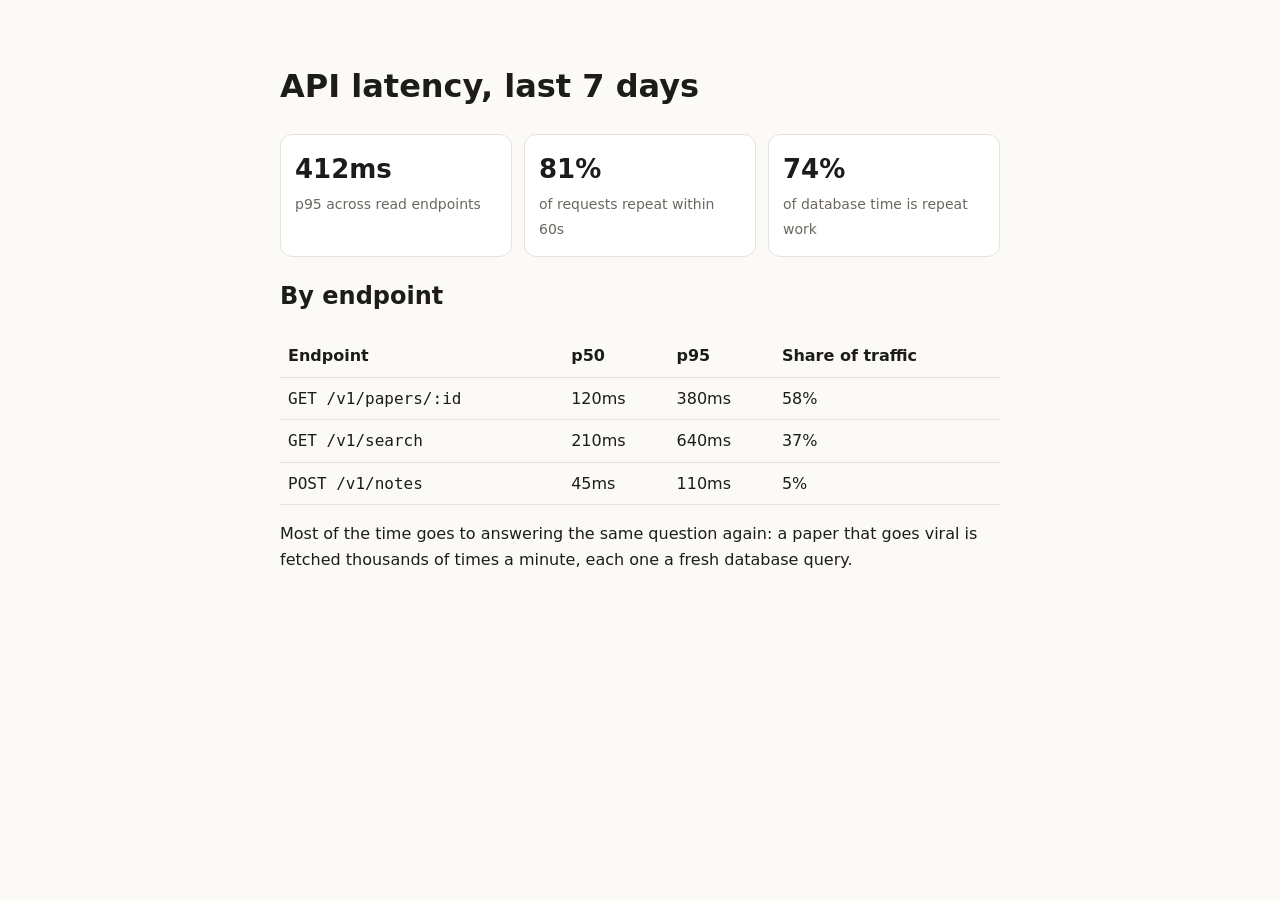
<file: mod/demo/latency-report.html>
<!doctype html>
<html lang="en">
<head>
<meta charset="utf-8">
<meta name="viewport" content="width=device-width, initial-scale=1">
<title>API latency report</title>
<style>
  :root { --bg: #fbfaf7; --fg: #1d1c1a; --muted: #6b675f; --line: #e6e2d9; --card: #fff; }
  @media (prefers-color-scheme: dark) { :root:not([data-theme="light"]) { --bg: #191817; --fg: #ece9e2; --muted: #a29d93; --line: #33312d; --card: #22211f; } }
  body { margin: 0; background: var(--bg); color: var(--fg); font: 16px/1.6 system-ui, sans-serif; }
  main { max-width: 720px; margin: 0 auto; padding: 40px 16px; }
  .stats { display: grid; grid-template-columns: repeat(3, 1fr); gap: 12px; }
  .stat { background: var(--card); border: 1px solid var(--line); border-radius: 12px; padding: 14px; }
  .stat b { display: block; font-size: 26px; }
  .stat span { color: var(--muted); font-size: 14px; }
  table { width: 100%; border-collapse: collapse; margin-top: 16px; }
  th, td { text-align: left; padding: 8px; border-bottom: 1px solid var(--line); }
  @media (max-width: 560px) { .stats { grid-template-columns: 1fr; } }
</style>
</head>
<body>
<main>
  <h1>API latency, last 7 days</h1>
  <section class="stats">
    <div class="stat"><b>412ms</b><span>p95 across read endpoints</span></div>
    <div class="stat"><b>81%</b><span>of requests repeat within 60s</span></div>
    <div class="stat"><b>74%</b><span>of database time is repeat work</span></div>
  </section>
  <h2>By endpoint</h2>
  <table>
    <thead><tr><th>Endpoint</th><th>p50</th><th>p95</th><th>Share of traffic</th></tr></thead>
    <tbody>
      <tr><td><code>GET /v1/papers/:id</code></td><td>120ms</td><td>380ms</td><td>58%</td></tr>
      <tr><td><code>GET /v1/search</code></td><td>210ms</td><td>640ms</td><td>37%</td></tr>
      <tr><td><code>POST /v1/notes</code></td><td>45ms</td><td>110ms</td><td>5%</td></tr>
    </tbody>
  </table>
  <p>Most of the time goes to answering the same question again: a paper that goes viral is fetched thousands of times a minute, each one a fresh database query.</p>
</main>
</body>
</html>
</file>
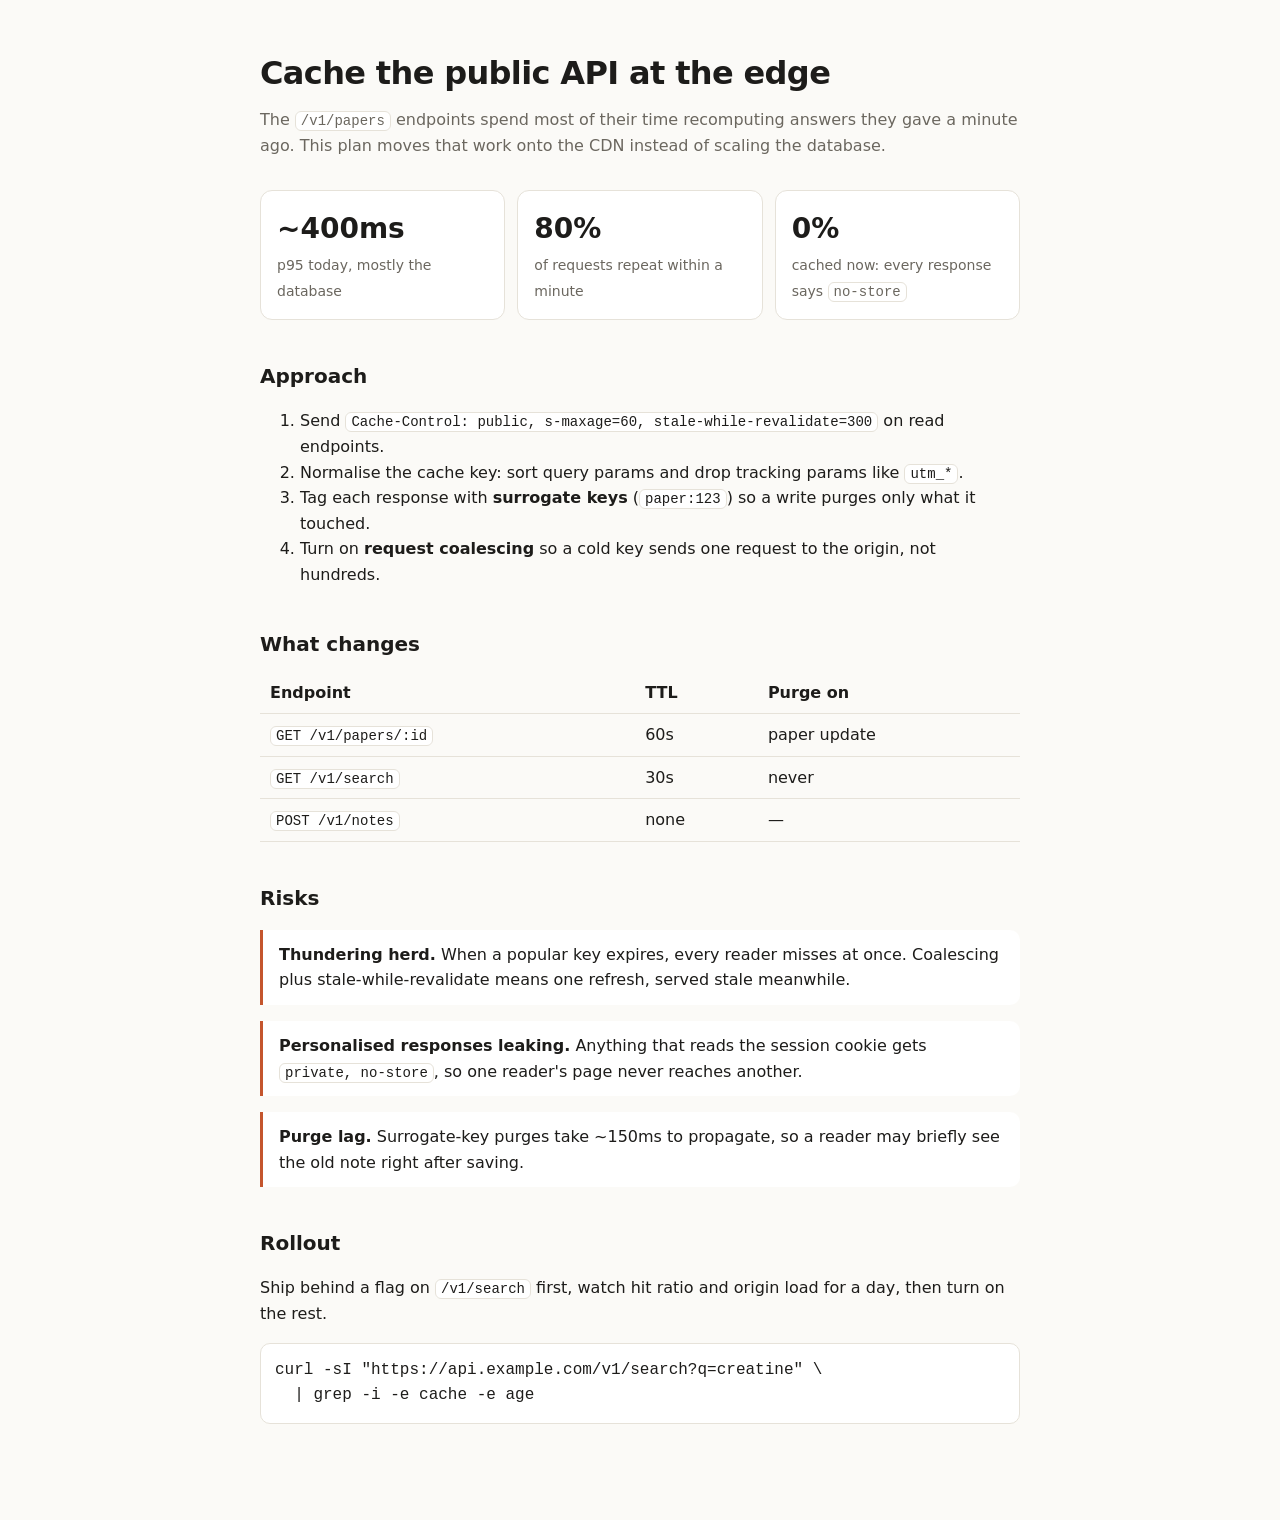
<file: mod/demo/plan.html>
<!doctype html>
<html lang="en">
<head>
<meta charset="utf-8">
<meta name="viewport" content="width=device-width, initial-scale=1">
<title>Edge caching plan</title>
<style>
  :root { --bg: #fbfaf7; --fg: #1d1c1a; --muted: #6b675f; --line: #e6e2d9; --accent: #c4552d; --card: #ffffff; }
  @media (prefers-color-scheme: dark) { :root:not([data-theme="light"]) { --bg: #191817; --fg: #ece9e2; --muted: #a29d93; --line: #33312d; --accent: #e07a52; --card: #22211f; } }
  body { margin: 0; background: var(--bg); color: var(--fg); font: 16px/1.6 ui-sans-serif, system-ui, sans-serif; }
  main { max-width: 760px; margin: 0 auto; padding: 48px 16px 80px; }
  h1 { font-size: 32px; margin: 0 0 8px; letter-spacing: -0.02em; }
  .lede { color: var(--muted); margin: 0 0 32px; }
  .stats { display: grid; grid-template-columns: repeat(3, 1fr); gap: 12px; margin-bottom: 40px; }
  .stat { background: var(--card); border: 1px solid var(--line); border-radius: 12px; padding: 16px; }
  .stat b { display: block; font-size: 28px; }
  .stat span { color: var(--muted); font-size: 14px; }
  h2 { font-size: 20px; margin: 40px 0 12px; }
  code { font: 14px ui-monospace, monospace; background: var(--card); border: 1px solid var(--line); border-radius: 6px; padding: 1px 5px; }
  table { width: 100%; border-collapse: collapse; }
  th, td { text-align: left; padding: 8px 10px; border-bottom: 1px solid var(--line); }
  .callout { border-left: 3px solid var(--accent); background: var(--card); padding: 12px 16px; border-radius: 0 10px 10px 0; margin: 16px 0; }
  pre { background: var(--card); border: 1px solid var(--line); border-radius: 10px; padding: 14px; overflow-x: auto; }
  @media (max-width: 560px) { .stats { grid-template-columns: 1fr; } }
</style>
</head>
<body>
<main>
  <h1>Cache the public API at the edge</h1>
  <p class="lede">The <code>/v1/papers</code> endpoints spend most of their time recomputing answers they gave a minute ago. This plan moves that work onto the CDN instead of scaling the database.</p>

  <section class="stats">
    <div class="stat"><b>~400ms</b><span>p95 today, mostly the database</span></div>
    <div class="stat"><b>80%</b><span>of requests repeat within a minute</span></div>
    <div class="stat"><b>0%</b><span>cached now: every response says <code>no-store</code></span></div>
  </section>

  <h2>Approach</h2>
  <ol>
    <li>Send <code>Cache-Control: public, s-maxage=60, stale-while-revalidate=300</code> on read endpoints.</li>
    <li>Normalise the cache key: sort query params and drop tracking params like <code>utm_*</code>.</li>
    <li>Tag each response with <strong>surrogate keys</strong> (<code>paper:123</code>) so a write purges only what it touched.</li>
    <li>Turn on <strong>request coalescing</strong> so a cold key sends one request to the origin, not hundreds.</li>
  </ol>

  <h2>What changes</h2>
  <table>
    <thead><tr><th>Endpoint</th><th>TTL</th><th>Purge on</th></tr></thead>
    <tbody>
      <tr><td><code>GET /v1/papers/:id</code></td><td>60s</td><td>paper update</td></tr>
      <tr><td><code>GET /v1/search</code></td><td>30s</td><td>never</td></tr>
      <tr><td><code>POST /v1/notes</code></td><td>none</td><td>&mdash;</td></tr>
    </tbody>
  </table>

  <h2>Risks</h2>
  <div class="callout"><strong>Thundering herd.</strong> When a popular key expires, every reader misses at once. Coalescing plus stale-while-revalidate means one refresh, served stale meanwhile.</div>
  <div class="callout"><strong>Personalised responses leaking.</strong> Anything that reads the session cookie gets <code>private, no-store</code>, so one reader's page never reaches another.</div>
  <div class="callout"><strong>Purge lag.</strong> Surrogate-key purges take ~150ms to propagate, so a reader may briefly see the old note right after saving.</div>

  <h2>Rollout</h2>
  <p>Ship behind a flag on <code>/v1/search</code> first, watch hit ratio and origin load for a day, then turn on the rest.</p>
<pre>curl -sI "https://api.example.com/v1/search?q=creatine" \
  | grep -i -e cache -e age</pre>
</main>
</body>
</html>
</file>
